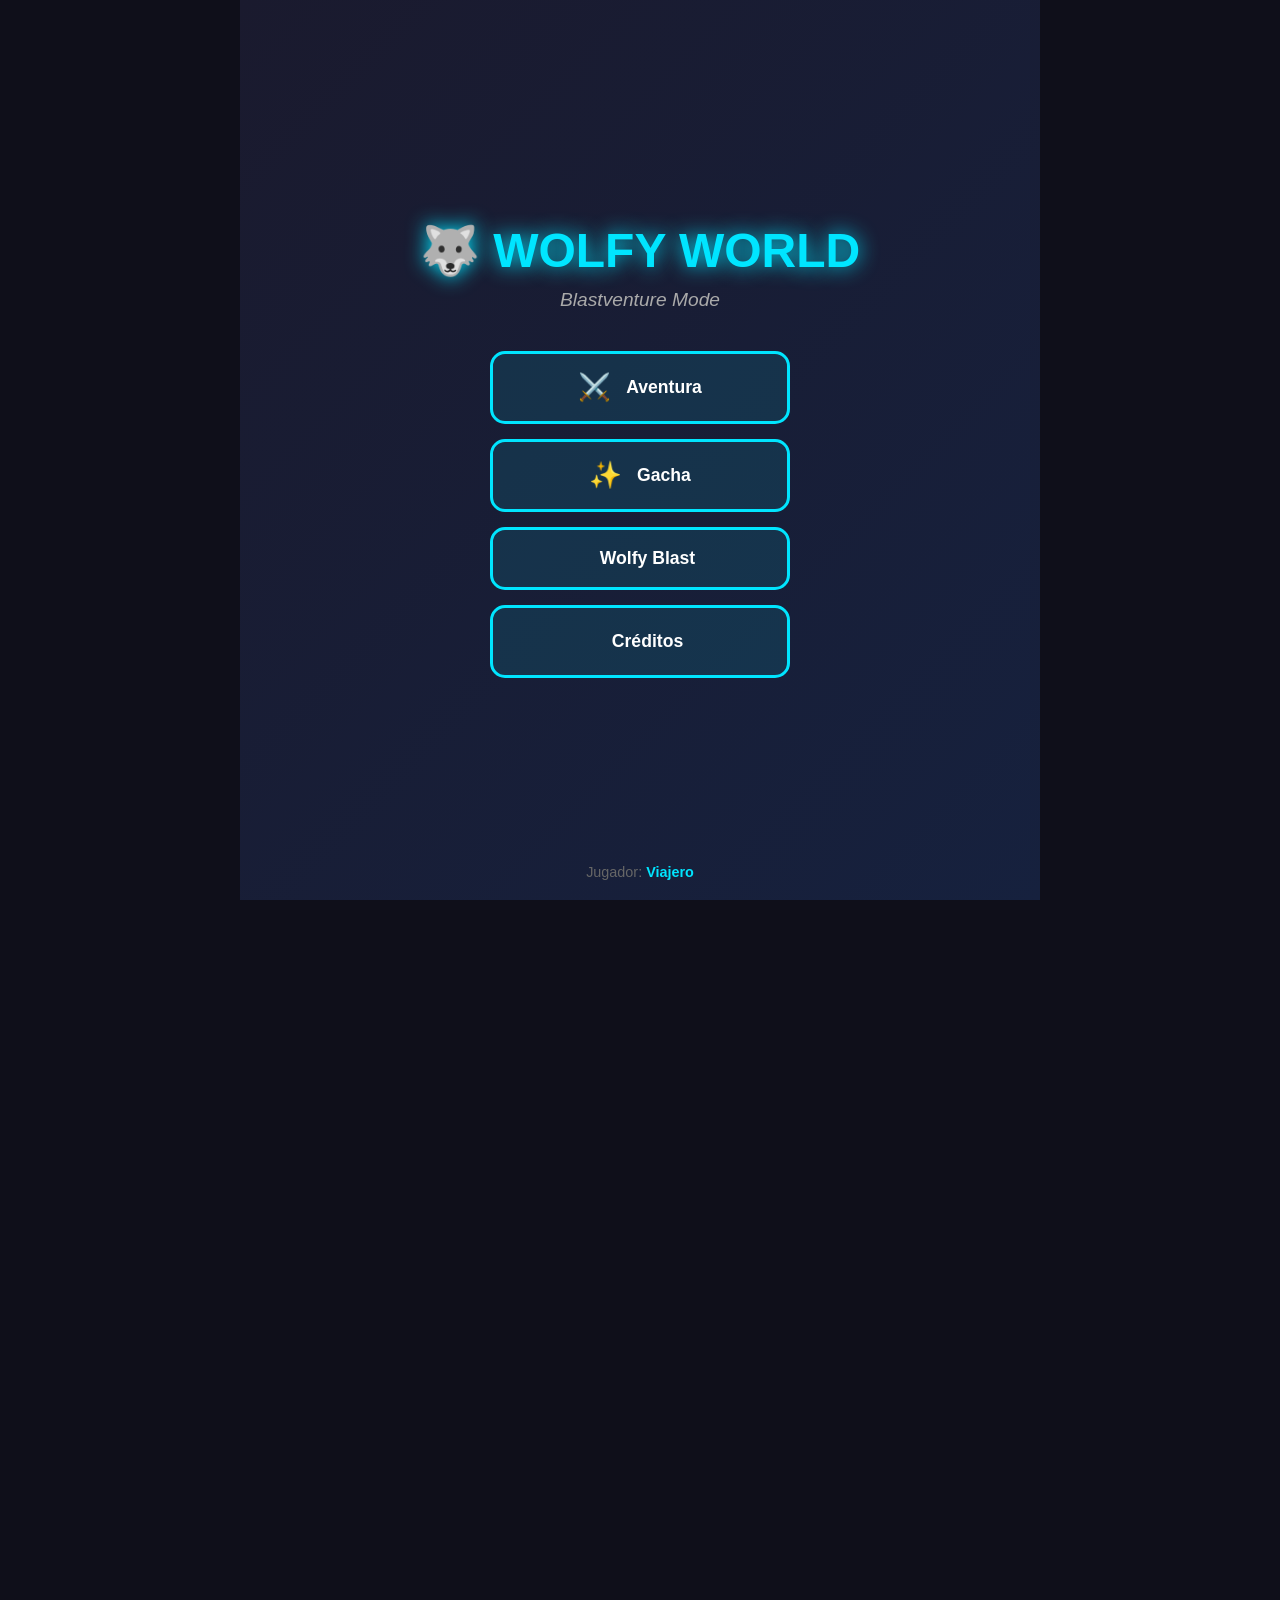
<file: index.html>
<!DOCTYPE html>
<html lang="es">
<head>
    <meta charset="UTF-8">
    <meta name="viewport" content="width=device-width, initial-scale=1.0">
    <title>Wolfy World</title>
    <link rel="stylesheet" href="style.css">
</head>
<body>
    <div id="game-container">
        <div id="main-menu">
            <div class="menu-header">
                <h1 id="game-title">🐺 WOLFY WORLD</h1>
                <p class="subtitle">Blastventure Mode</p>
            </div>
            <div class="menu-buttons">
                <button class="menu-btn" onclick="goToAdventure()">
                    <span class="btn-icon">⚔️</span>
                    <span class="btn-text">Aventura</span>
                </button>
                <button class="menu-btn" onclick="goToGacha()">
                    <span class="btn-icon">✨</span>
                    <span class="btn-text">Gacha</span>
                </button>
                <button class="menu-btn" onclick="goToWolfyBlast()">
                    <span class="btn-icon"></span>
                    <span class="btn-text">Wolfy Blast</span>
                </button>
                <button class="menu-btn" onclick="showCredits()">
                    <span class="btn-icon">️</span>
                    <span class="btn-text">Créditos</span>
                </button>
            </div>
            <div class="player-info">
                <p>Jugador: <span id="menu-player-name">Viajero</span></p>
            </div>
        </div>

        <div id="dialogue-screen" style="display:none;">
            <div class="dialogue-box">
                <div class="speaker-name" id="speaker">???</div>
                <div class="dialogue-text" id="dialogue-text"></div>
                <button class="continue-btn" id="continue-btn" onclick="nextDialogue()">Continuar ▶</button>
            </div>
        </div>

        <div id="name-input-screen" style="display:none;">
            <div class="name-input-container">
                <h2>¿Cómo te llamas?</h2>
                <input type="text" id="nickname-input" placeholder="Tu nombre..." maxlength="15">
                <br>
                <button class="continue-btn" onclick="submitName()">Aceptar</button>
            </div>
        </div>

        <div id="loading-screen" style="display:none;">
            <div class="loading-text">Cargando mundo Wolfy...</div>
            <div class="loading-bar-container">
                <div class="loading-bar" id="loading-bar"></div>
            </div>
            <div class="loading-percentage" id="loading-percentage">0%</div>
        </div>

        <div id="white-transition"></div>

        <div id="tutorial-screen" style="display:none;">
            <h1 class="tutorial-title">Conoce a tus compañeros</h1>
            <p class="tutorial-sub">Cada Lobito controla un color de orbe</p>
            <div class="characters-grid">
                <div class="character-card"><div class="character-icon">⬜</div><div class="character-name">Lobito</div><div class="character-role">Neutral</div></div>
                <div class="character-card"><div class="character-icon">🔴</div><div class="character-name">Espadachín</div><div class="character-role">Dominancia</div></div>
                <div class="character-card"><div class="character-icon">🟢</div><div class="character-name">Arquero</div><div class="character-role">Precisión</div></div>
                <div class="character-card"><div class="character-icon">🔵</div><div class="character-name">Escolar</div><div class="character-role">Inteligencia</div></div>
            </div>
            <button class="start-game-btn" onclick="returnToMenu()">¡Listo!</button>
        </div>
    </div>
    <script src="game.js"></script>
</body>
</html>
</file>
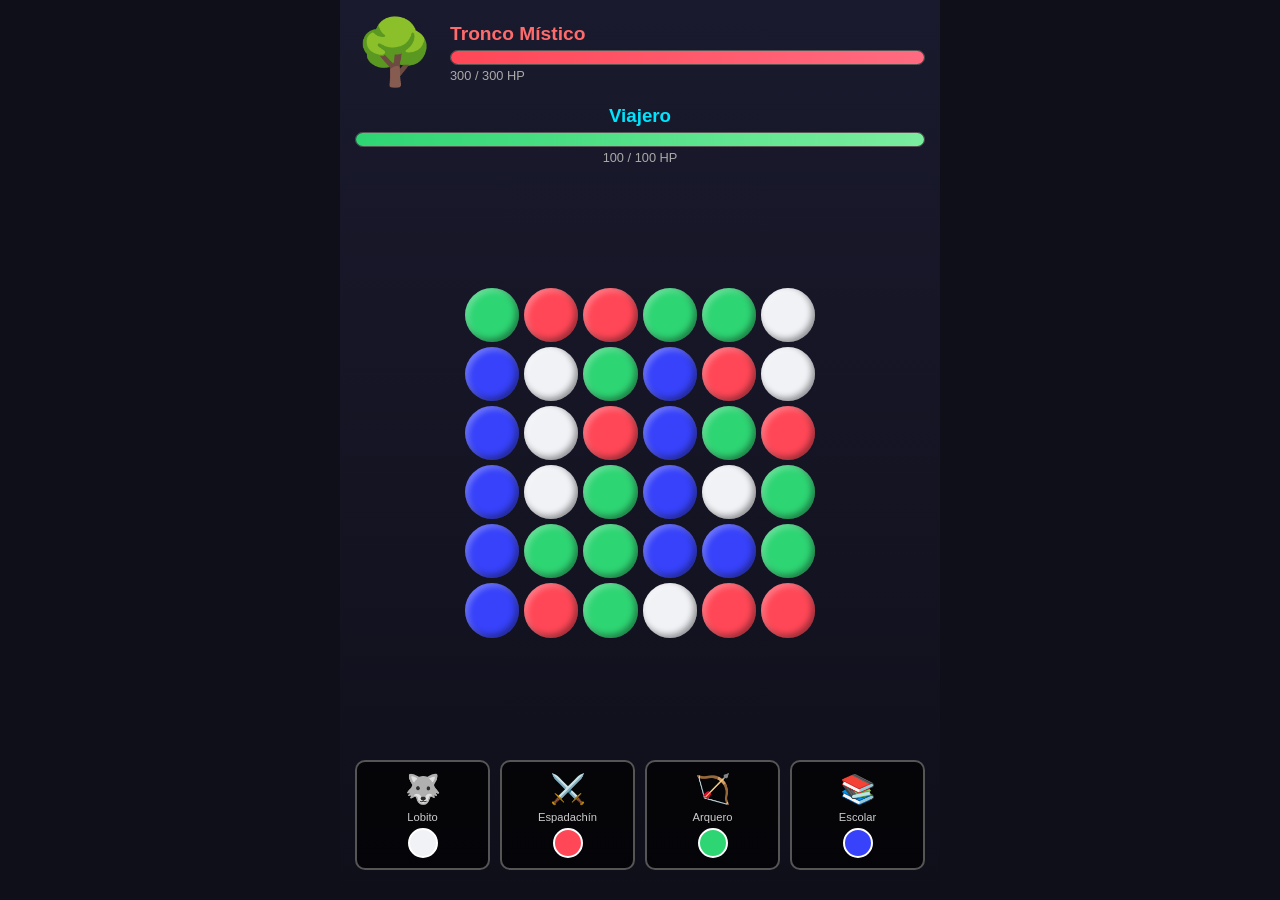
<file: battle.html>
<!DOCTYPE html>
<html lang="es">
<head>
    <meta charset="UTF-8">
    <meta name="viewport" content="width=device-width, initial-scale=1.0">
    <title>Wolfy World - Batalla</title>
    <link rel="stylesheet" href="battle.css">
</head>
<body>
    <div id="battle-container">
        <!-- Enemigo -->
        <div id="enemy-hud">
            <div class="enemy-sprite">🌳</div>
            <div class="enemy-info">
                <h2 id="enemy-name">Tronco Místico</h2>
                <div class="hp-bar-container">
                    <div class="hp-bar" id="enemy-hp-bar" style="width: 100%;"></div>
                </div>
                <p id="enemy-hp-text">300 / 300 HP</p>
            </div>
        </div>

        <!-- Jugador -->
        <div id="player-hud">
            <h3 id="player-name-display">Jugador</h3>
            <div class="hp-bar-container player">
                <div class="hp-bar player" id="player-hp-bar" style="width: 100%;"></div>
            </div>
            <p id="player-hp-text">100 / 100 HP</p>
        </div>

        <!-- Tablero -->
        <div id="board-container">
            <div id="board"></div>
        </div>

        <!-- Cartas -->
        <div id="cards-container">
            <div class="card" onclick="playCard('blanco')">
                <div class="card-icon">🐺</div>
                <div class="card-name">Lobito</div>
                <div class="card-color blanco"></div>
            </div>
            <div class="card" onclick="playCard('rojo')">
                <div class="card-icon">⚔️</div>
                <div class="card-name">Espadachín</div>
                <div class="card-color rojo"></div>
            </div>
            <div class="card" onclick="playCard('verde')">
                <div class="card-icon">🏹</div>
                <div class="card-name">Arquero</div>
                <div class="card-color verde"></div>
            </div>
            <div class="card" onclick="playCard('azul')">
                <div class="card-icon">📚</div>
                <div class="card-name">Escolar</div>
                <div class="card-color azul"></div>
            </div>
        </div>

        <!-- Overlay final -->
        <div id="message-overlay" class="hidden">
            <h1 id="message-text">¡Victoria!</h1>
            <button onclick="location.href='index.html'">Volver al menú</button>
        </div>
    </div>
    <script src="battle.js"></script>
</body>
</html>
</file>
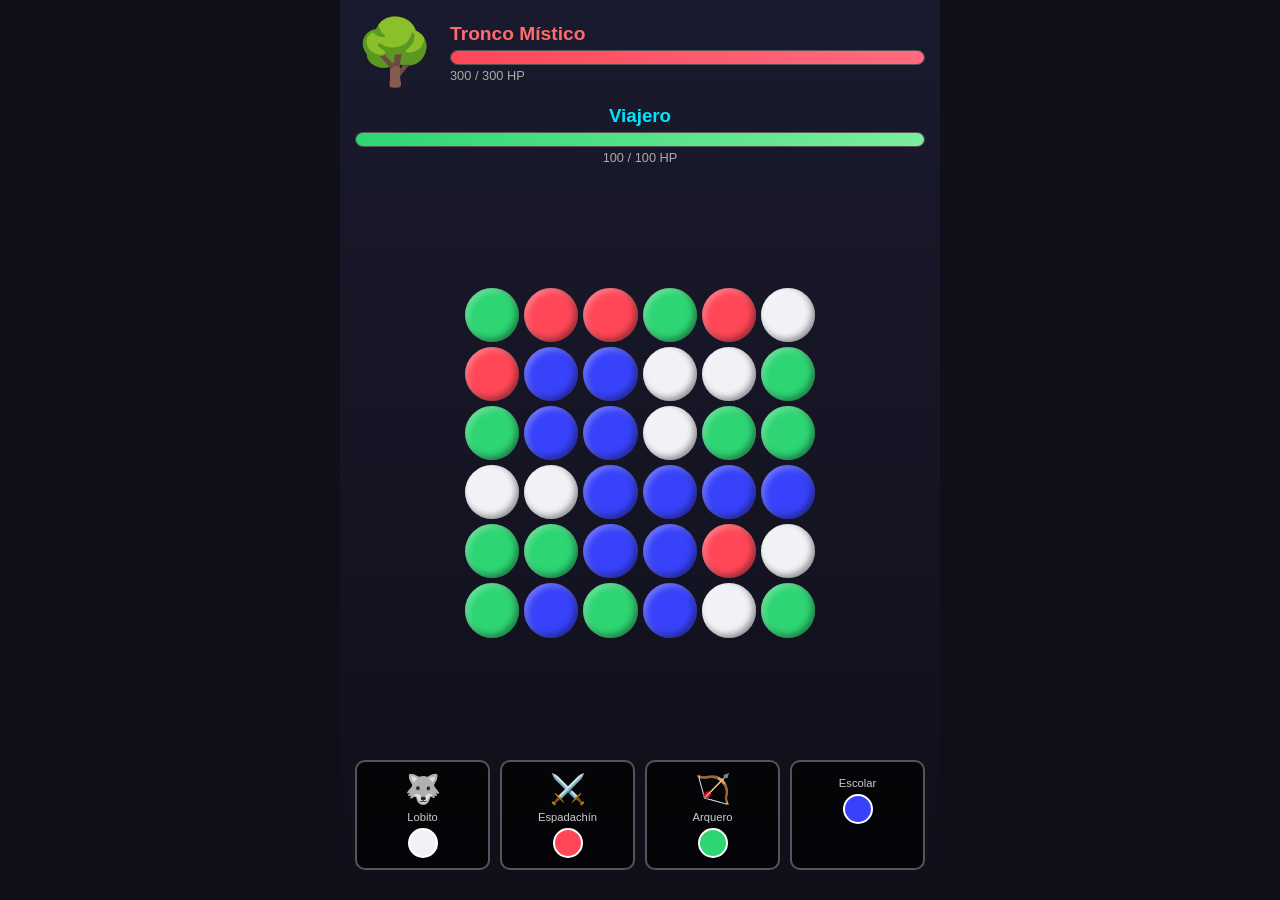
<file: battle /battle.html>
<!DOCTYPE html>
<html lang="es">
<head>
    <meta charset="UTF-8">
    <meta name="viewport" content="width=device-width, initial-scale=1.0">
    <title>Wolfy World - Batalla</title>
    <link rel="stylesheet" href="battle.css">
</head>
<body>
    <div id="battle-container">
        <!-- HUD Superior -->
        <div id="enemy-hud">
            <div class="enemy-sprite" id="enemy-sprite">🌳</div>
            <div class="enemy-info">
                <h2 id="enemy-name">Tronco Místico</h2>
                <div class="hp-bar-container">
                    <div class="hp-bar" id="enemy-hp-bar" style="width: 100%;"></div>
                </div>
                <p id="enemy-hp-text">300 / 300 HP</p>
            </div>
        </div>

        <!-- HUD Jugador -->
        <div id="player-hud">
            <h3 id="player-name-display">Jugador</h3>
            <div class="hp-bar-container player">
                <div class="hp-bar player" id="player-hp-bar" style="width: 100%;"></div>
            </div>
            <p id="player-hp-text">100 / 100 HP</p>
        </div>

        <!-- Tablero -->
        <div id="board-container">
            <div id="board"></div>
        </div>

        <!-- Cartas -->
        <div id="cards-container">
            <div class="card" onclick="playCard('blanco')">
                <div class="card-icon">🐺</div>
                <div class="card-name">Lobito</div>
                <div class="card-color blanco"></div>
            </div>
            <div class="card" onclick="playCard('rojo')">
                <div class="card-icon">⚔️</div>
                <div class="card-name">Espadachín</div>
                <div class="card-color rojo"></div>
            </div>
            <div class="card" onclick="playCard('verde')">
                <div class="card-icon">🏹</div>
                <div class="card-name">Arquero</div>
                <div class="card-color verde"></div>
            </div>
            <div class="card" onclick="playCard('azul')">
                <div class="card-icon"></div>
                <div class="card-name">Escolar</div>
                <div class="card-color azul"></div>
            </div>
        </div>

        <!-- Mensajes -->
        <div id="message-overlay" class="hidden">
            <h1 id="message-text">¡Victoria!</h1>
            <button onclick="location.reload()">Reiniciar</button>
        </div>
    </div>
    <script src="battle.js"></script>
</body>
</html>
</file>
<file: style.css>
* { margin: 0; padding: 0; box-sizing: border-box; font-family: 'Segoe UI', Tahoma, sans-serif; }
body { background: #0f0f1a; color: white; overflow: hidden; height: 100vh; display: flex; justify-content: center; align-items: center; }
#game-container { width: 100%; max-width: 800px; height: 100vh; position: relative; background: linear-gradient(135deg, #1a1a2e 0%, #16213e 100%); }

/* MENÚ PRINCIPAL */
#main-menu { width: 100%; height: 100%; display: flex; flex-direction: column; justify-content: center; align-items: center; padding: 20px; }
.menu-header { text-align: center; margin-bottom: 40px; }
#game-title { font-size: 3em; color: #00e5ff; text-shadow: 0 0 20px #00e5ff; margin-bottom: 10px; animation: glow 2s ease-in-out infinite alternate; }
@keyframes glow { from { text-shadow: 0 0 20px #00e5ff; } to { text-shadow: 0 0 40px #00e5ff, 0 0 60px #00e5ff; } }
.subtitle { font-size: 1.2em; color: #aaa; font-style: italic; }

.menu-buttons { display: flex; flex-direction: column; gap: 15px; width: 100%; max-width: 300px; }
.menu-btn { background: rgba(0, 229, 255, 0.1); border: 3px solid #00e5ff; color: white; padding: 18px; border-radius: 15px; font-size: 1.1em; cursor: pointer; transition: all 0.3s; display: flex; align-items: center; justify-content: center; gap: 15px; }
.menu-btn:hover { background: rgba(0, 229, 255, 0.3); transform: scale(1.05); box-shadow: 0 0 20px rgba(0, 229, 255, 0.5); }
.menu-btn:active { transform: scale(0.98); }
.menu-btn img { width: 40px; height: 40px; object-fit: contain; }
.btn-icon { font-size: 1.5em; }
.btn-text { font-weight: bold; }

.player-info { position: absolute; bottom: 20px; color: #666; font-size: 0.9em; }
.player-info span { color: #00e5ff; font-weight: bold; }

/* DIÁLOGO */
#dialogue-screen { position: absolute; width: 100%; height: 100%; display: flex; flex-direction: column; justify-content: flex-end; padding: 20px; }
.dialogue-box { background: rgba(0,0,0,0.9); border: 3px solid #00e5ff; border-radius: 15px; padding: 20px; box-shadow: 0 0 20px rgba(0,229,255,0.3); }
.speaker-name { color: #00e5ff; font-size: 1.3em; font-weight: bold; margin-bottom: 10px; text-shadow: 0 0 10px #00e5ff; }
.dialogue-text { font-size: 1.1em; line-height: 1.6; min-height: 60px; margin-bottom: 15px; }
.continue-btn { background: #00e5ff; color: #1a1a2e; border: none; padding: 10px 30px; border-radius: 8px; font-size: 1em; font-weight: bold; cursor: pointer; transition: 0.3s; }
.continue-btn:hover { background: #fff; box-shadow: 0 0 15px #00e5ff; }

/* NOMBRE Y CARGA */
#name-input-screen, #loading-screen, #tutorial-screen { position: absolute; width: 100%; height: 100%; display: flex; flex-direction: column; justify-content: center; align-items: center; background: rgba(0,0,0,0.95); }
.name-input-container { background: rgba(0,0,0,0.8); border: 3px solid #00e5ff; border-radius: 15px; padding: 30px; text-align: center; }
.name-input-container h2 { color: #00e5ff; margin-bottom: 20px; }
#nickname-input { width: 250px; padding: 12px; font-size: 1.1em; border: 2px solid #00e5ff; border-radius: 8px; background: #1a1a2e; color: white; text-align: center; margin-bottom: 20px; }
#nickname-input:focus { outline: none; box-shadow: 0 0 10px #00e5ff; }

.loading-text { font-size: 1.5em; color: #00e5ff; margin-bottom: 20px; }
.loading-bar-container { width: 80%; max-width: 400px; height: 20px; background: #16213e; border: 2px solid #00e5ff; border-radius: 10px; overflow: hidden; }
.loading-bar { height: 100%; background: linear-gradient(90deg, #00e5ff, #00ff88); width: 0%; transition: width 0.3s; }
.loading-percentage { margin-top: 15px; font-size: 1.2em; color: #00e5ff; }

#white-transition { position: absolute; width: 100%; height: 100%; background: white; opacity: 0; pointer-events: none; transition: opacity 2s; z-index: 10; }

/* TUTORIAL */
.tutorial-title { font-size: 2em; color: #00e5ff; margin-bottom: 10px; text-shadow: 0 0 15px #00e5ff; }
.tutorial-sub { color: #aaa; margin-bottom: 30px; font-size: 1.1em; }
.characters-grid { display: grid; grid-template-columns: repeat(2, 1fr); gap: 15px; max-width: 500px; width: 90%; }
.character-card { background: rgba(0,0,0,0.7); border: 2px solid #00e5ff; border-radius: 12px; padding: 15px; text-align: center; transition: 0.3s; }
.character-card:hover { transform: scale(1.05); box-shadow: 0 0 15px #00e5ff; }
.character-icon { font-size: 2.5em; margin-bottom: 5px; }
.character-name { font-size: 1.1em; color: #00e5ff; font-weight: bold; margin-bottom: 5px; }
.character-role { font-size: 0.9em; color: #ccc; }
.start-game-btn { margin-top: 30px; padding: 15px 40px; font-size: 1.3em; background: #00e5ff; color: #1a1a2e; border: none; border-radius: 10px; font-weight: bold; cursor: pointer; transition: 0.3s; }
.start-game-btn:hover { background: #fff; box-shadow: 0 0 20px #00e5ff; transform: scale(1.05); }

@media (max-width: 600px) {
    #game-title { font-size: 2em; }
    .characters-grid { grid-template-columns: 1fr; }
}
</file>
<file: battle.css>
* { margin: 0; padding: 0; box-sizing: border-box; font-family: 'Segoe UI', sans-serif; }
body { background: #0f0f1a; color: white; display: flex; justify-content: center; height: 100vh; overflow: hidden; }
#battle-container { width: 100%; max-width: 600px; height: 100%; display: flex; flex-direction: column; padding: 15px; background: linear-gradient(180deg, #1a1a2e 0%, #0f0f1a 100%); }

#enemy-hud { display: flex; align-items: center; gap: 15px; margin-bottom: 15px; }
.enemy-sprite { font-size: 4em; animation: float 3s ease-in-out infinite; }
@keyframes float { 0%, 100% { transform: translateY(0); } 50% { transform: translateY(-10px); } }
.enemy-info { flex: 1; }
.enemy-info h2 { color: #ff6b6b; font-size: 1.2em; margin-bottom: 5px; }
#player-hud { text-align: center; margin-bottom: 15px; }
#player-hud h3 { color: #00e5ff; margin-bottom: 5px; }

.hp-bar-container { width: 100%; height: 15px; background: #333; border-radius: 8px; overflow: hidden; border: 1px solid #555; }
.hp-bar { height: 100%; background: linear-gradient(90deg, #ff4757, #ff6b81); transition: width 0.5s ease; }
.hp-bar.player { background: linear-gradient(90deg, #2ed573, #7bed9f); }
#enemy-hp-text, #player-hp-text { font-size: 0.8em; color: #aaa; margin-top: 3px; }

#board-container { flex: 1; display: flex; justify-content: center; align-items: center; }
#board { display: grid; grid-template-columns: repeat(6, 1fr); gap: 5px; width: 90%; max-width: 350px; aspect-ratio: 1; }
.orb { border-radius: 50%; cursor: default; transition: transform 0.2s; box-shadow: inset -3px -3px 6px rgba(0,0,0,0.4), inset 3px 3px 6px rgba(255,255,255,0.3); }
.orb.blanco { background: #f1f2f6; }
.orb.rojo { background: #ff4757; }
.orb.verde { background: #2ed573; }
.orb.azul { background: #3742fa; }

#cards-container { display: flex; justify-content: space-around; gap: 10px; padding: 15px 0; }
.card { background: rgba(0,0,0,0.7); border: 2px solid #555; border-radius: 10px; padding: 10px; text-align: center; cursor: pointer; transition: 0.2s; flex: 1; }
.card:hover { transform: translateY(-10px); border-color: #00e5ff; box-shadow: 0 5px 15px rgba(0,229,255,0.3); }
.card:active { transform: scale(0.95); }
.card-icon { font-size: 1.8em; margin-bottom: 5px; }
.card-name { font-size: 0.7em; color: #ccc; margin-bottom: 5px; }
.card-color { width: 30px; height: 30px; border-radius: 50%; margin: 0 auto; border: 2px solid white; }
.card-color.blanco { background: #f1f2f6; }
.card-color.rojo { background: #ff4757; }
.card-color.verde { background: #2ed573; }
.card-color.azul { background: #3742fa; }

#message-overlay { position: absolute; top: 0; left: 0; width: 100%; height: 100%; background: rgba(0,0,0,0.9); display: flex; flex-direction: column; justify-content: center; align-items: center; z-index: 100; }
#message-overlay.hidden { display: none; }
#message-overlay h1 { font-size: 3em; margin-bottom: 20px; text-shadow: 0 0 20px currentColor; }
#message-overlay button { padding: 15px 30px; font-size: 1.2em; background: #00e5ff; border: none; border-radius: 8px; cursor: pointer; font-weight: bold; }

.damage-text { position: absolute; font-size: 1.5em; font-weight: bold; color: #ff4757; text-shadow: 2px 2px 0 #000; pointer-events: none; animation: floatUp 1s ease-out forwards; z-index: 50; }
.damage-text.weak { color: #ffa502; font-size: 2em; text-shadow: 2px 2px 0 #000, 0 0 10px #ff6348; }
@keyframes floatUp { 0% { transform: translateY(0) scale(1); opacity: 1; } 100% { transform: translateY(-50px) scale(1.5); opacity: 0; } }
</file>
<file: battle /battle.css>
* { margin: 0; padding: 0; box-sizing: border-box; font-family: 'Segoe UI', sans-serif; }
body { background: #0f0f1a; color: white; display: flex; justify-content: center; height: 100vh; overflow: hidden; }
#battle-container { width: 100%; max-width: 600px; height: 100%; display: flex; flex-direction: column; padding: 15px; background: linear-gradient(180deg, #1a1a2e 0%, #0f0f1a 100%); }

/* HUDs */
#enemy-hud { display: flex; align-items: center; gap: 15px; margin-bottom: 15px; }
.enemy-sprite { font-size: 4em; animation: float 3s ease-in-out infinite; }
@keyframes float { 0%, 100% { transform: translateY(0); } 50% { transform: translateY(-10px); } }
.enemy-info { flex: 1; }
.enemy-info h2 { color: #ff6b6b; font-size: 1.2em; margin-bottom: 5px; }
#player-hud { text-align: center; margin-bottom: 15px; }
#player-hud h3 { color: #00e5ff; margin-bottom: 5px; }

.hp-bar-container { width: 100%; height: 15px; background: #333; border-radius: 8px; overflow: hidden; border: 1px solid #555; }
.hp-bar { height: 100%; background: linear-gradient(90deg, #ff4757, #ff6b81); transition: width 0.5s ease; }
.hp-bar.player { background: linear-gradient(90deg, #2ed573, #7bed9f); }
#enemy-hp-text, #player-hp-text { font-size: 0.8em; color: #aaa; margin-top: 3px; }

/* Tablero */
#board-container { flex: 1; display: flex; justify-content: center; align-items: center; }
#board { display: grid; grid-template-columns: repeat(6, 1fr); gap: 5px; width: 90%; max-width: 350px; aspect-ratio: 1; }
.orb { border-radius: 50%; cursor: default; transition: transform 0.2s; box-shadow: inset -3px -3px 6px rgba(0,0,0,0.4), inset 3px 3px 6px rgba(255,255,255,0.3); }
.orb.blanco { background: #f1f2f6; }
.orb.rojo { background: #ff4757; }
.orb.verde { background: #2ed573; }
.orb.azul { background: #3742fa; }

/* Cartas */
#cards-container { display: flex; justify-content: space-around; gap: 10px; padding: 15px 0; }
.card { background: rgba(0,0,0,0.7); border: 2px solid #555; border-radius: 10px; padding: 10px; text-align: center; cursor: pointer; transition: 0.2s; flex: 1; }
.card:hover { transform: translateY(-10px); border-color: #00e5ff; box-shadow: 0 5px 15px rgba(0,229,255,0.3); }
.card:active { transform: scale(0.95); }
.card-icon { font-size: 1.8em; margin-bottom: 5px; }
.card-name { font-size: 0.7em; color: #ccc; margin-bottom: 5px; }
.card-color { width: 30px; height: 30px; border-radius: 50%; margin: 0 auto; border: 2px solid white; }
.card-color.blanco { background: #f1f2f6; }
.card-color.rojo { background: #ff4757; }
.card-color.verde { background: #2ed573; }
.card-color.azul { background: #3742fa; }

/* Overlay */
#message-overlay { position: absolute; top: 0; left: 0; width: 100%; height: 100%; background: rgba(0,0,0,0.9); display: flex; flex-direction: column; justify-content: center; align-items: center; z-index: 100; }
#message-overlay.hidden { display: none; }
#message-overlay h1 { font-size: 3em; color: #00e5ff; margin-bottom: 20px; text-shadow: 0 0 20px #00e5ff; }
#message-overlay button { padding: 15px 30px; font-size: 1.2em; background: #00e5ff; border: none; border-radius: 8px; cursor: pointer; font-weight: bold; }

/* Daño flotante */
.damage-text { position: absolute; font-size: 1.5em; font-weight: bold; color: #ff4757; text-shadow: 2px 2px 0 #000; pointer-events: none; animation: floatUp 1s ease-out forwards; z-index: 50; }
.damage-text.weak { color: #ffa502; font-size: 2em; text-shadow: 2px 2px 0 #000, 0 0 10px #ff6348; }
@keyframes floatUp { 0% { transform: translateY(0) scale(1); opacity: 1; } 100% { transform: translateY(-50px) scale(1.5); opacity: 0; } }
</file>
